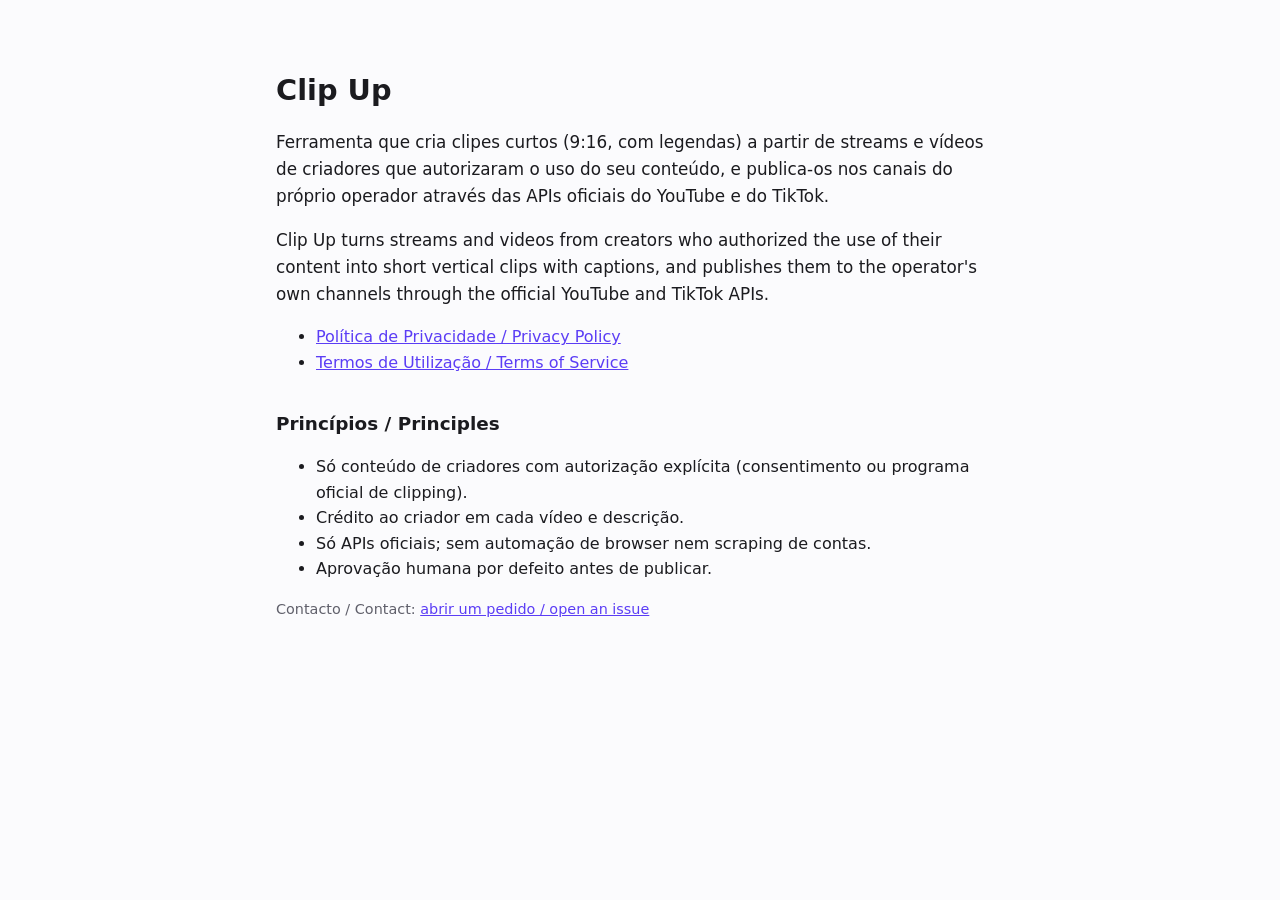
<file: index.html>
<!doctype html>
<html lang="pt">
<head>
<meta charset="utf-8">
<meta name="viewport" content="width=device-width, initial-scale=1">
<title>Clip Up</title>
<link rel="stylesheet" href="style.css">
</head>
<body>
<main>
  <h1>Clip Up</h1>
  <p class="lead">Ferramenta que cria clipes curtos (9:16, com legendas) a partir de streams e vídeos de criadores
    que autorizaram o uso do seu conteúdo, e publica-os nos canais do próprio operador através das APIs oficiais
    do YouTube e do TikTok.</p>
  <p class="lead" lang="en">Clip Up turns streams and videos from creators who authorized the use of their content into
    short vertical clips with captions, and publishes them to the operator's own channels through the official
    YouTube and TikTok APIs.</p>
  <ul>
    <li><a href="privacy.html">Política de Privacidade / Privacy Policy</a></li>
    <li><a href="terms.html">Termos de Utilização / Terms of Service</a></li>
  </ul>
  <h2>Princípios / Principles</h2>
  <ul>
    <li>Só conteúdo de criadores com autorização explícita (consentimento ou programa oficial de clipping).</li>
    <li>Crédito ao criador em cada vídeo e descrição.</li>
    <li>Só APIs oficiais; sem automação de browser nem scraping de contas.</li>
    <li>Aprovação humana por defeito antes de publicar.</li>
  </ul>
  <footer>Contacto / Contact: <a href="https://github.com/joaobncarvalho/clipup-site/issues">abrir um pedido / open an issue</a></footer>
</main>
</body>
</html>
</file>
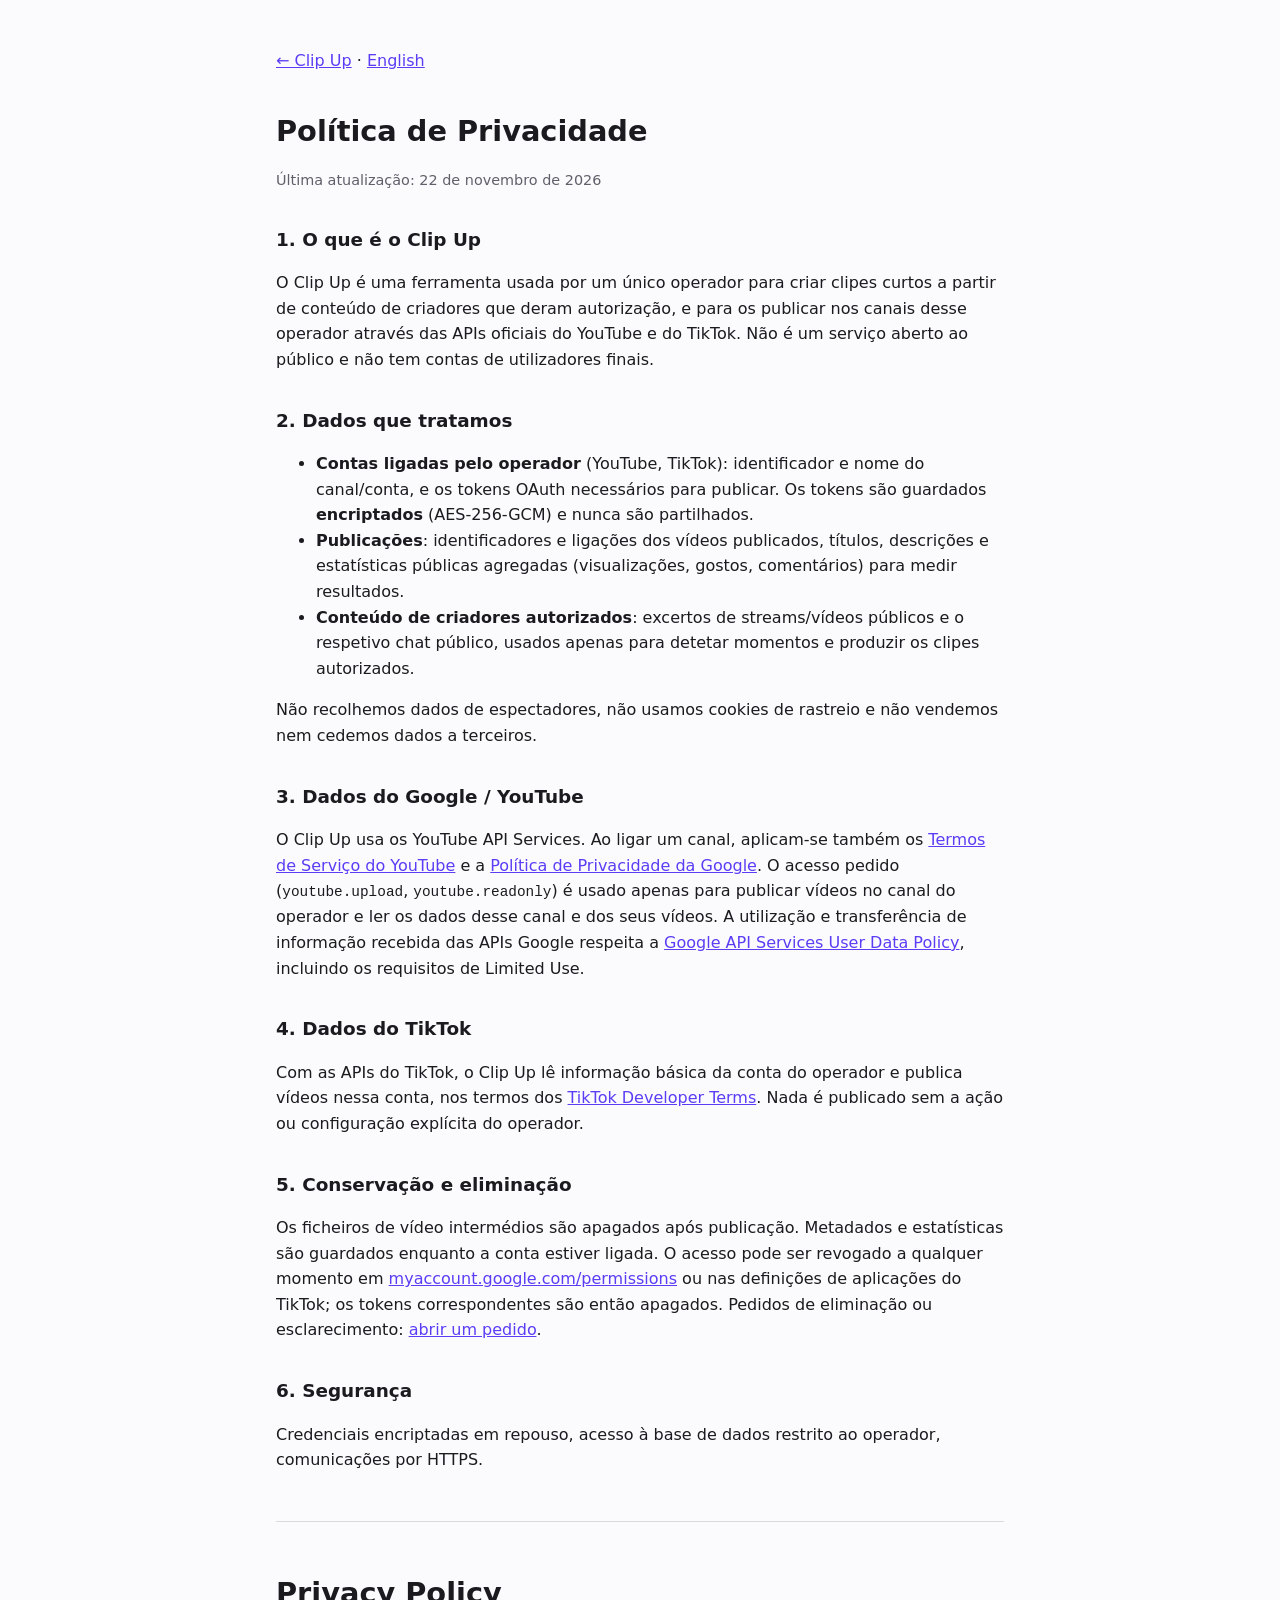
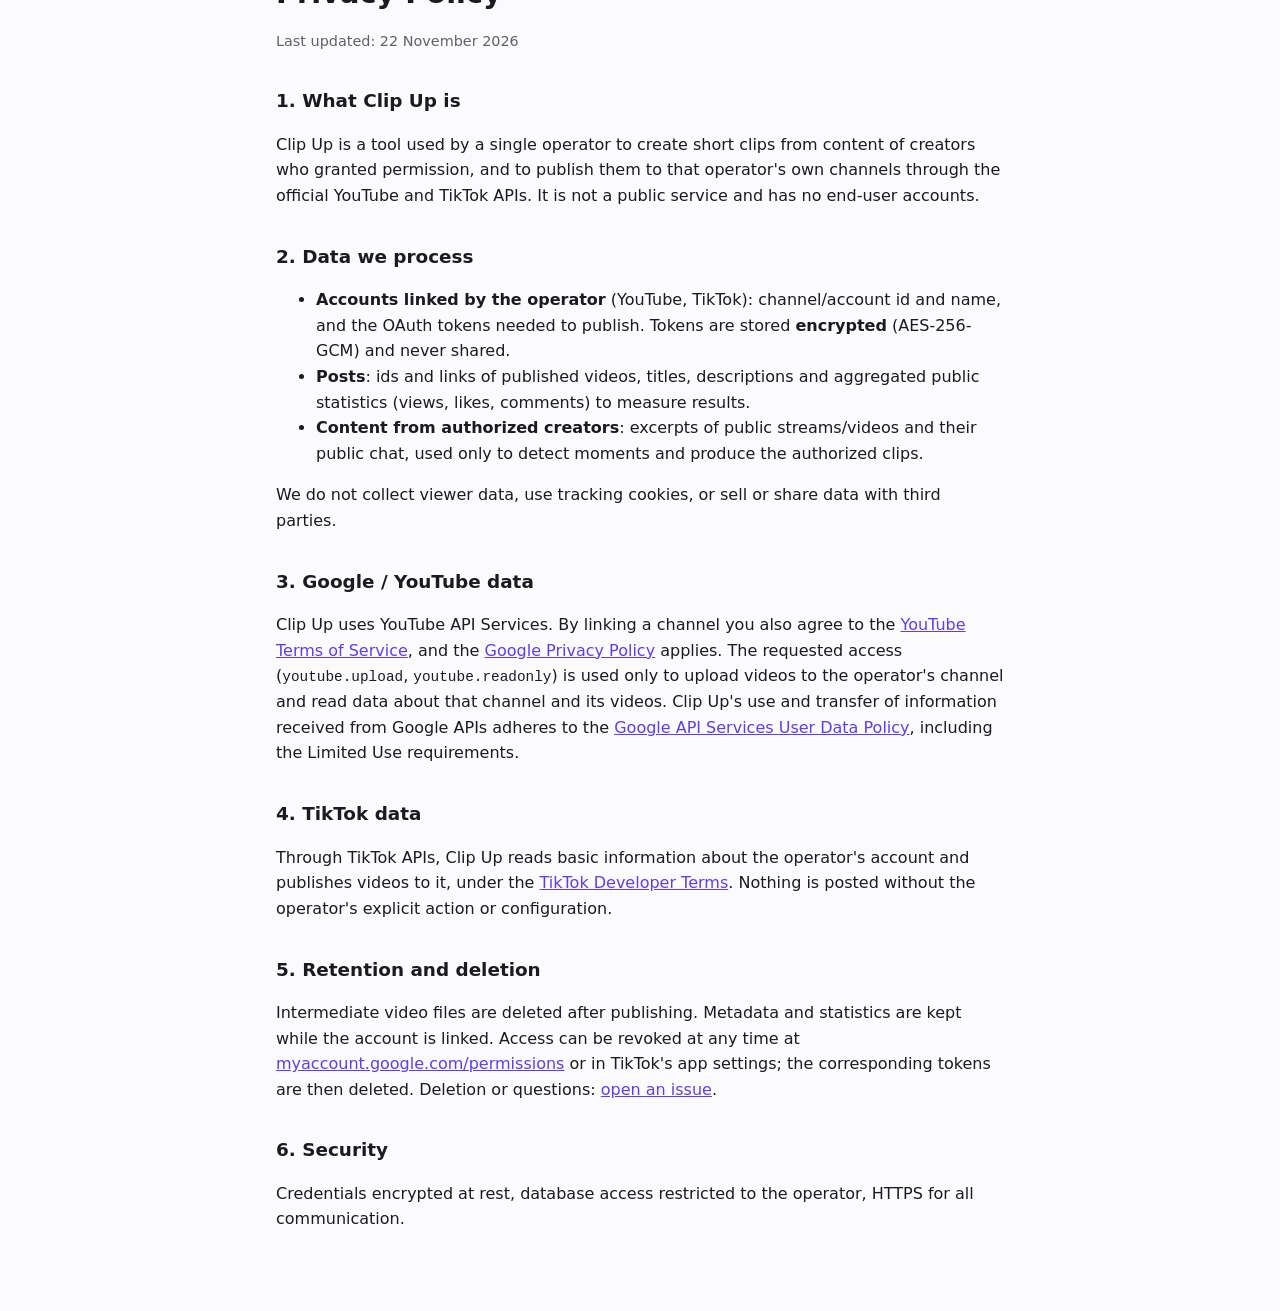
<file: privacy.html>
<!doctype html>
<html lang="pt">
<head>
<meta charset="utf-8">
<meta name="viewport" content="width=device-width, initial-scale=1">
<title>Clip Up – Privacidade</title>
<link rel="stylesheet" href="style.css">
</head>
<body>
<main>
<p><a href="index.html">← Clip Up</a> · <a href="#en">English</a></p>

<h1>Política de Privacidade</h1>
<p class="meta">Última atualização: 22 de novembro de 2026</p>

<h2>1. O que é o Clip Up</h2>
<p>O Clip Up é uma ferramenta usada por um único operador para criar clipes curtos a partir de conteúdo de criadores
que deram autorização, e para os publicar nos canais desse operador através das APIs oficiais do YouTube e do
TikTok. Não é um serviço aberto ao público e não tem contas de utilizadores finais.</p>

<h2>2. Dados que tratamos</h2>
<ul>
  <li><b>Contas ligadas pelo operador</b> (YouTube, TikTok): identificador e nome do canal/conta, e os tokens OAuth
    necessários para publicar. Os tokens são guardados <b>encriptados</b> (AES-256-GCM) e nunca são partilhados.</li>
  <li><b>Publicações</b>: identificadores e ligações dos vídeos publicados, títulos, descrições e estatísticas
    públicas agregadas (visualizações, gostos, comentários) para medir resultados.</li>
  <li><b>Conteúdo de criadores autorizados</b>: excertos de streams/vídeos públicos e o respetivo chat público,
    usados apenas para detetar momentos e produzir os clipes autorizados.</li>
</ul>
<p>Não recolhemos dados de espectadores, não usamos cookies de rastreio e não vendemos nem cedemos dados a terceiros.</p>

<h2>3. Dados do Google / YouTube</h2>
<p>O Clip Up usa os YouTube API Services. Ao ligar um canal, aplicam-se também os
<a href="https://www.youtube.com/t/terms">Termos de Serviço do YouTube</a> e a
<a href="https://policies.google.com/privacy">Política de Privacidade da Google</a>.
O acesso pedido (<code>youtube.upload</code>, <code>youtube.readonly</code>) é usado apenas para publicar vídeos no
canal do operador e ler os dados desse canal e dos seus vídeos. A utilização e transferência de informação recebida
das APIs Google respeita a <a href="https://developers.google.com/terms/api-services-user-data-policy">Google API
Services User Data Policy</a>, incluindo os requisitos de Limited Use.</p>

<h2>4. Dados do TikTok</h2>
<p>Com as APIs do TikTok, o Clip Up lê informação básica da conta do operador e publica vídeos nessa conta, nos
termos dos <a href="https://www.tiktok.com/legal/page/global/terms-of-service-developers/en">TikTok Developer
Terms</a>. Nada é publicado sem a ação ou configuração explícita do operador.</p>

<h2>5. Conservação e eliminação</h2>
<p>Os ficheiros de vídeo intermédios são apagados após publicação. Metadados e estatísticas são guardados enquanto a
conta estiver ligada. O acesso pode ser revogado a qualquer momento em
<a href="https://myaccount.google.com/permissions">myaccount.google.com/permissions</a> ou nas definições de
aplicações do TikTok; os tokens correspondentes são então apagados. Pedidos de eliminação ou esclarecimento:
<a href="https://github.com/joaobncarvalho/clipup-site/issues">abrir um pedido</a>.</p>

<h2>6. Segurança</h2>
<p>Credenciais encriptadas em repouso, acesso à base de dados restrito ao operador, comunicações por HTTPS.</p>

<hr id="en">
<h1>Privacy Policy</h1>
<p class="meta">Last updated: 22 November 2026</p>
<h2>1. What Clip Up is</h2>
<p>Clip Up is a tool used by a single operator to create short clips from content of creators who granted
permission, and to publish them to that operator's own channels through the official YouTube and TikTok APIs. It is
not a public service and has no end-user accounts.</p>
<h2>2. Data we process</h2>
<ul>
  <li><b>Accounts linked by the operator</b> (YouTube, TikTok): channel/account id and name, and the OAuth tokens
    needed to publish. Tokens are stored <b>encrypted</b> (AES-256-GCM) and never shared.</li>
  <li><b>Posts</b>: ids and links of published videos, titles, descriptions and aggregated public statistics
    (views, likes, comments) to measure results.</li>
  <li><b>Content from authorized creators</b>: excerpts of public streams/videos and their public chat, used only to
    detect moments and produce the authorized clips.</li>
</ul>
<p>We do not collect viewer data, use tracking cookies, or sell or share data with third parties.</p>
<h2>3. Google / YouTube data</h2>
<p>Clip Up uses YouTube API Services. By linking a channel you also agree to the
<a href="https://www.youtube.com/t/terms">YouTube Terms of Service</a>, and the
<a href="https://policies.google.com/privacy">Google Privacy Policy</a> applies. The requested access
(<code>youtube.upload</code>, <code>youtube.readonly</code>) is used only to upload videos to the operator's channel
and read data about that channel and its videos. Clip Up's use and transfer of information received from Google APIs
adheres to the <a href="https://developers.google.com/terms/api-services-user-data-policy">Google API Services User
Data Policy</a>, including the Limited Use requirements.</p>
<h2>4. TikTok data</h2>
<p>Through TikTok APIs, Clip Up reads basic information about the operator's account and publishes videos to it,
under the <a href="https://www.tiktok.com/legal/page/global/terms-of-service-developers/en">TikTok Developer
Terms</a>. Nothing is posted without the operator's explicit action or configuration.</p>
<h2>5. Retention and deletion</h2>
<p>Intermediate video files are deleted after publishing. Metadata and statistics are kept while the account is
linked. Access can be revoked at any time at
<a href="https://myaccount.google.com/permissions">myaccount.google.com/permissions</a> or in TikTok's app settings;
the corresponding tokens are then deleted. Deletion or questions:
<a href="https://github.com/joaobncarvalho/clipup-site/issues">open an issue</a>.</p>
<h2>6. Security</h2>
<p>Credentials encrypted at rest, database access restricted to the operator, HTTPS for all communication.</p>
</main>
</body>
</html>
</file>
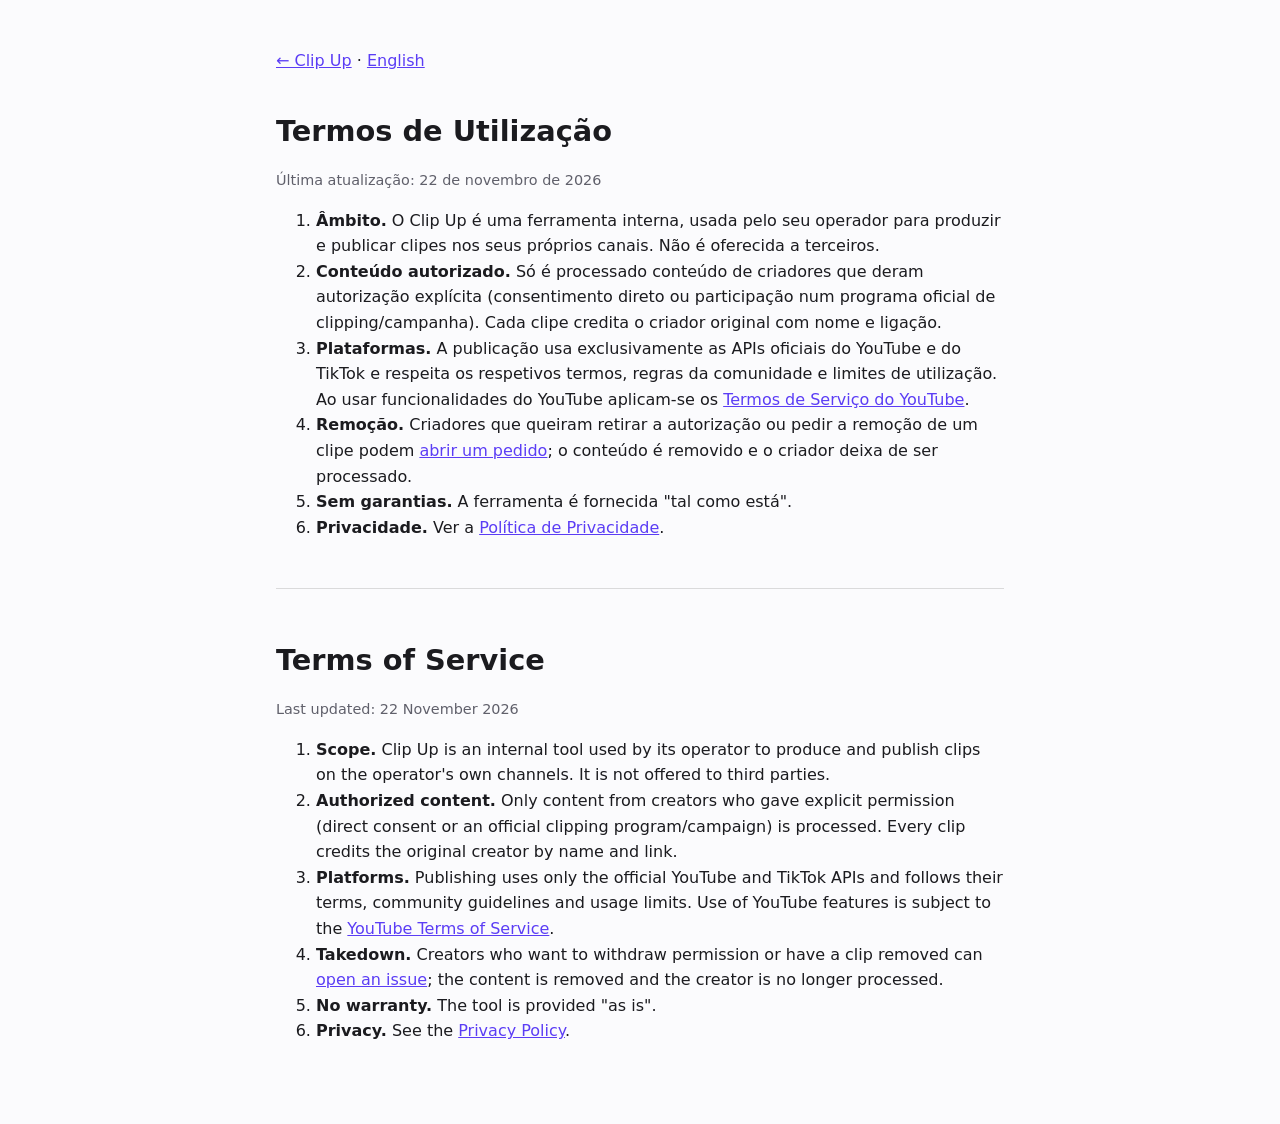
<file: terms.html>
<!doctype html>
<html lang="pt">
<head>
<meta charset="utf-8">
<meta name="viewport" content="width=device-width, initial-scale=1">
<title>Clip Up – Termos</title>
<link rel="stylesheet" href="style.css">
</head>
<body>
<main>
<p><a href="index.html">← Clip Up</a> · <a href="#en">English</a></p>

<h1>Termos de Utilização</h1>
<p class="meta">Última atualização: 22 de novembro de 2026</p>
<ol>
  <li><b>Âmbito.</b> O Clip Up é uma ferramenta interna, usada pelo seu operador para produzir e publicar clipes nos
    seus próprios canais. Não é oferecida a terceiros.</li>
  <li><b>Conteúdo autorizado.</b> Só é processado conteúdo de criadores que deram autorização explícita (consentimento
    direto ou participação num programa oficial de clipping/campanha). Cada clipe credita o criador original com
    nome e ligação.</li>
  <li><b>Plataformas.</b> A publicação usa exclusivamente as APIs oficiais do YouTube e do TikTok e respeita os
    respetivos termos, regras da comunidade e limites de utilização. Ao usar funcionalidades do YouTube aplicam-se os
    <a href="https://www.youtube.com/t/terms">Termos de Serviço do YouTube</a>.</li>
  <li><b>Remoção.</b> Criadores que queiram retirar a autorização ou pedir a remoção de um clipe podem
    <a href="https://github.com/joaobncarvalho/clipup-site/issues">abrir um pedido</a>; o conteúdo é removido e o
    criador deixa de ser processado.</li>
  <li><b>Sem garantias.</b> A ferramenta é fornecida "tal como está".</li>
  <li><b>Privacidade.</b> Ver a <a href="privacy.html">Política de Privacidade</a>.</li>
</ol>

<hr id="en">
<h1>Terms of Service</h1>
<p class="meta">Last updated: 22 November 2026</p>
<ol>
  <li><b>Scope.</b> Clip Up is an internal tool used by its operator to produce and publish clips on the operator's
    own channels. It is not offered to third parties.</li>
  <li><b>Authorized content.</b> Only content from creators who gave explicit permission (direct consent or an
    official clipping program/campaign) is processed. Every clip credits the original creator by name and link.</li>
  <li><b>Platforms.</b> Publishing uses only the official YouTube and TikTok APIs and follows their terms, community
    guidelines and usage limits. Use of YouTube features is subject to the
    <a href="https://www.youtube.com/t/terms">YouTube Terms of Service</a>.</li>
  <li><b>Takedown.</b> Creators who want to withdraw permission or have a clip removed can
    <a href="https://github.com/joaobncarvalho/clipup-site/issues">open an issue</a>; the content is removed and the
    creator is no longer processed.</li>
  <li><b>No warranty.</b> The tool is provided "as is".</li>
  <li><b>Privacy.</b> See the <a href="privacy.html">Privacy Policy</a>.</li>
</ol>
</main>
</body>
</html>
</file>
<file: style.css>
:root { --fg: #1b1b1f; --muted: #60606b; --bg: #fbfbfd; --accent: #5b3df5; }
@media (prefers-color-scheme: dark) { :root { --fg: #ececf1; --muted: #a0a0ab; --bg: #121216; --accent: #9d8cff; } }
* { box-sizing: border-box; }
body { margin: 0; background: var(--bg); color: var(--fg);
  font: 16px/1.6 system-ui, -apple-system, "Segoe UI", Roboto, sans-serif; }
main { max-width: 760px; margin: 0 auto; padding: 32px 16px 64px; }
h1 { font-size: 1.8rem; margin: 1.2em 0 .2em; }
h2 { font-size: 1.15rem; margin-top: 1.8em; }
a { color: var(--accent); }
.lead { font-size: 1.05rem; }
.meta, footer { color: var(--muted); font-size: .9rem; }
hr { margin: 3em 0; border: 0; border-top: 1px solid color-mix(in srgb, var(--fg) 15%, transparent); }
code { font-size: .9em; }
</file>
